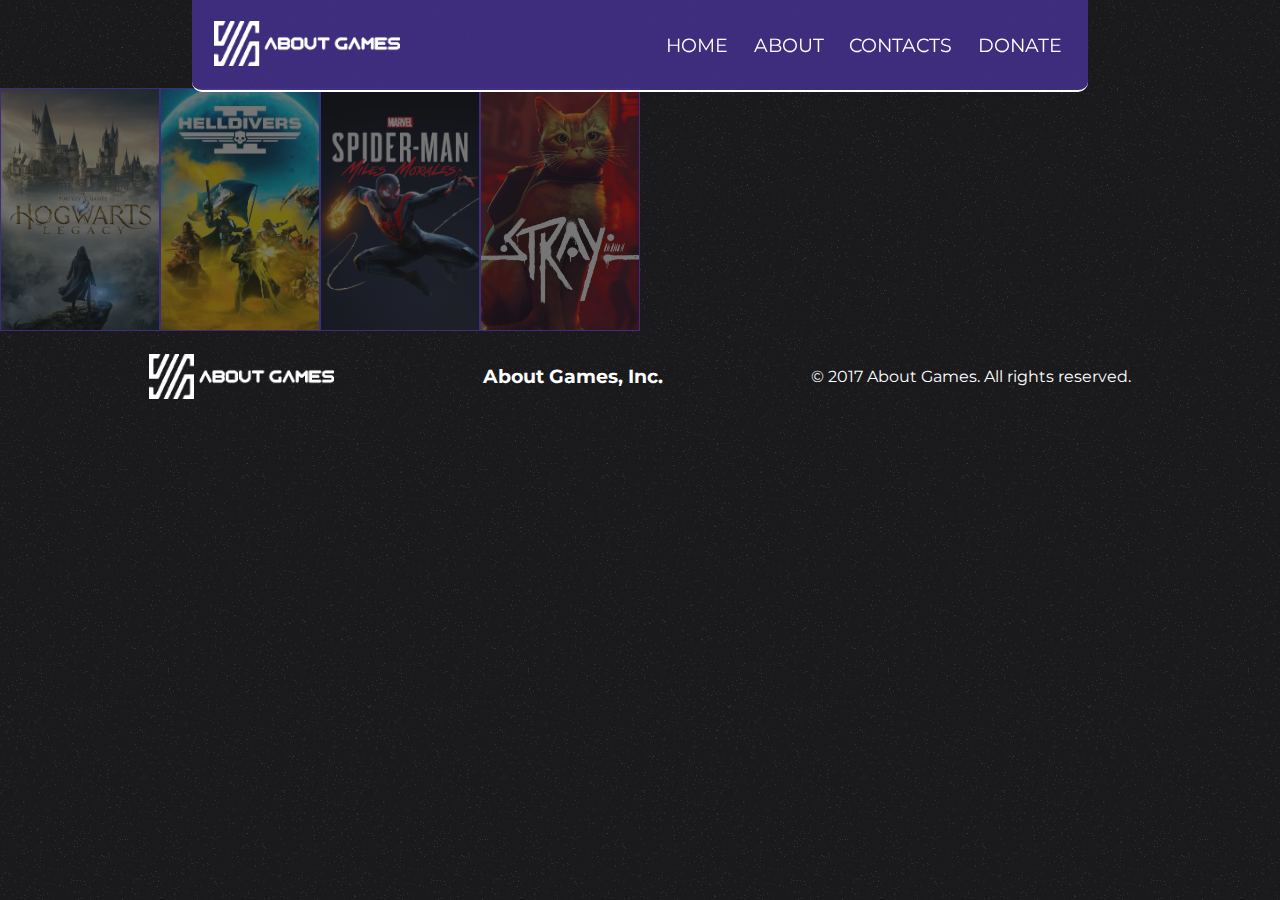
<file: index.html>
<!DOCTYPE html>
<html lang="en">
<head>
    <meta charset="UTF-8">
    <meta name="viewport" content="width=device-width, initial-scale=1.0">
    <title>Document</title>
    <link rel="stylesheet" href="static/css/style.css">
</head>
<body>
    <div class="header">
        <div class="logo">
            <img src="static/img/about_games_logo.png" alt="">
        </div>
        <ul>
            <li><a href="index.html">HOME</a></li>
            <li><a href="about.html">ABOUT</a></li>
            <li><a href="contacts.html">CONTACTS</a></li>
            <li><a href="donate.html">DONATE</a></li>
        </ul>
    </div>
    <div class="main">
        <a class="card" href="page.html"><img src="static/img/hograwts_main_page.jpeg" alt=""></a>
        <a class="card" href="helldivers.html"><img src="static/img/helldivers.jpeg" alt=""></a>
        <a class="card" href="spider_man.html"><img src="static/img/spider_main_img.webp" alt=""></a>
        <a class="card" href="stray.html"><img src="static/img/stray.jpg" alt=""></a>
    </div>
    <div class="footer">
        <div class="game__design">
            <img src="static/img/about_games_logo.png" alt="">
            <h3>About Games, Inc.</h3>
            <p>© 2017 About Games. All rights reserved.</p>
        </div>
    </div>
</body>
</html>
</file>
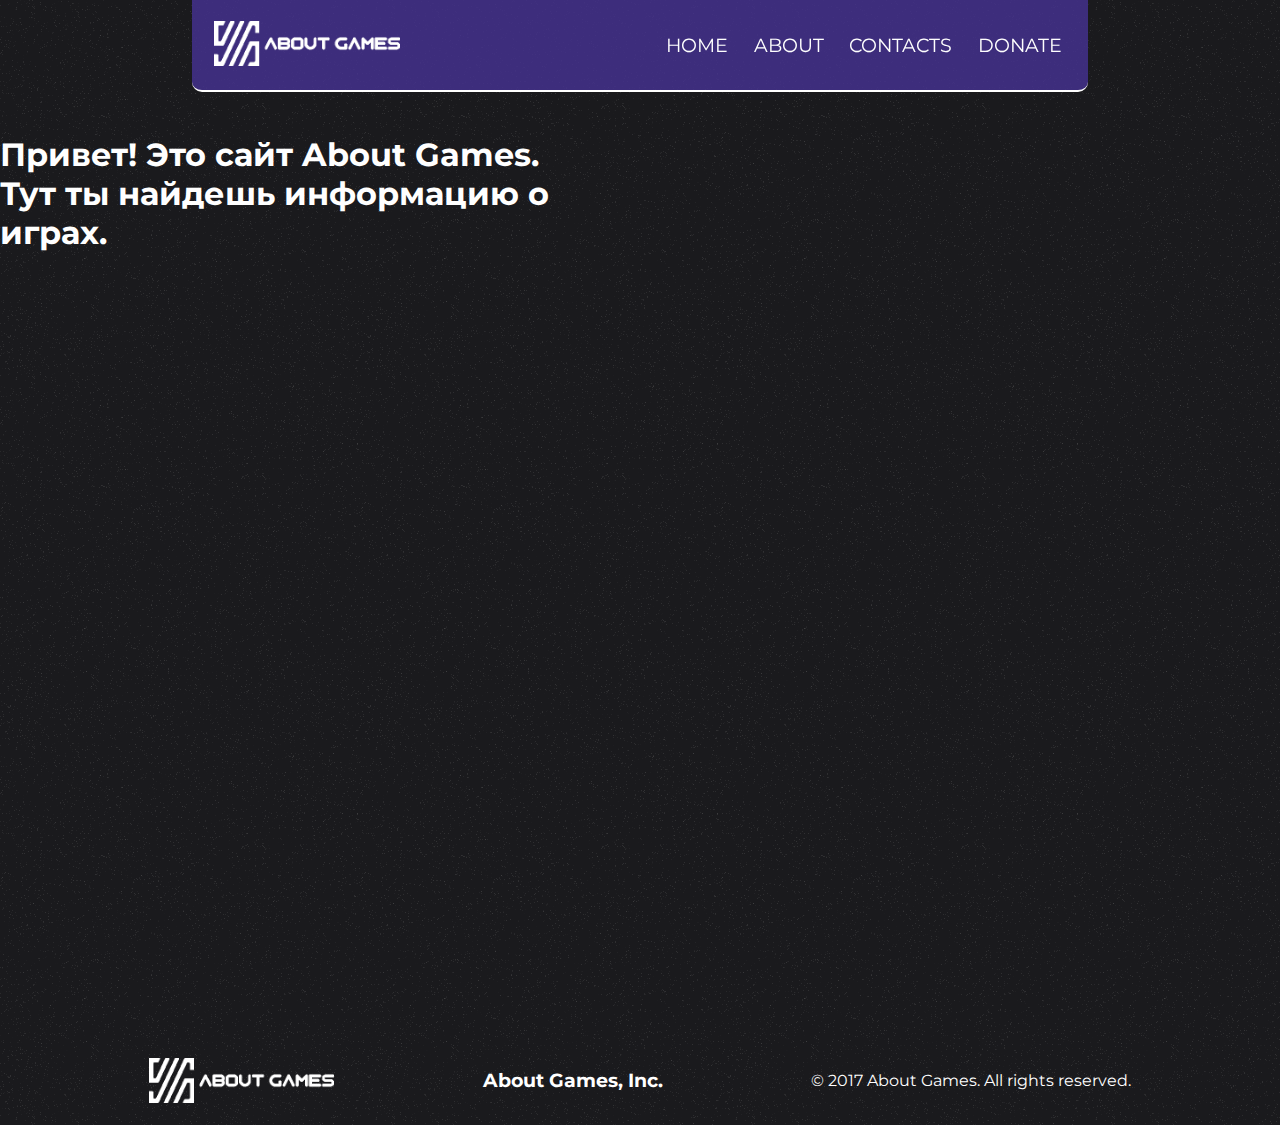
<file: about.html>
<!DOCTYPE html>
<html lang="en">
<head>
    <meta charset="UTF-8">
    <meta name="viewport" content="width=device-width, initial-scale=1.0">
    <title>Document</title>
    <link rel="stylesheet" href="static/css/style.css">
</head>
<body>
    <div class="header">
        <div class="logo">
            <img src="static/img/about_games_logo.png" alt="">
        </div>
        <ul>
            <li><a href="index.html">HOME</a></li>
            <li><a href="about.html">ABOUT</a></li>
            <li><a href="contacts.html">CONTACTS</a></li>
            <li><a href="donate.html">DONATE</a></li>
        </ul>
    </div>
    <div class="about__main">
        <h1>Привет! Это сайт About Games. <br>Тут ты найдешь информацию о играх.</h1>
    </div>
    <div class="footer">
        <div class="game__design">
            <img src="static/img/about_games_logo.png" alt="">
            <h3>About Games, Inc.</h3>
            <p>© 2017 About Games. All rights reserved.</p>
        </div>
    </div>
</body>
</html>
</file>
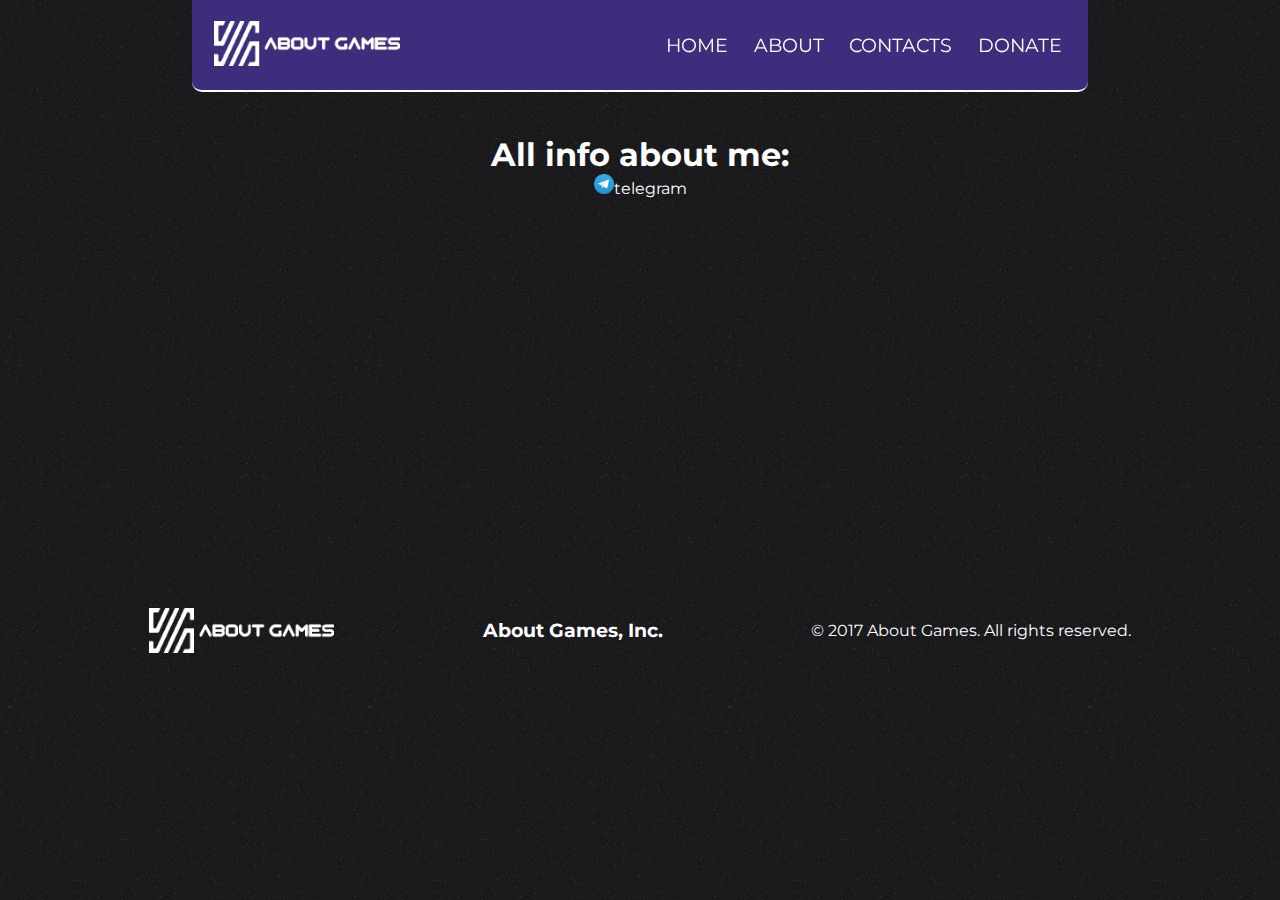
<file: contacts.html>
<!DOCTYPE html>
<html lang="en">
<head>
    <meta charset="UTF-8">
    <meta name="viewport" content="width=device-width, initial-scale=1.0">
    <title>Document</title>
    <link rel="stylesheet" href="static/css/style.css">
</head>
<body>
    <div class="header">
        <div class="logo">
            <img src="static/img/about_games_logo.png" alt="">
        </div>
        <ul>
            <li><a href="index.html">HOME</a></li>
            <li><a href="about.html">ABOUT</a></li>
            <li><a href="contacts.html">CONTACTS</a></li>
            <li><a href="donate.html">DONATE</a></li>
        </ul>
    </div>

    <div class="contacts">
        <h1>All info about me:</h1>
        <div><img src="static/img/Telegram_logo.svg.webp" alt=""><a href="https://t.me/ZakSlnn">telegram</a></div>
    </div>

    <div class="footer">
        <div class="game__design">
            <img src="static/img/about_games_logo.png" alt="">
            <h3>About Games, Inc.</h3>
            <p>© 2017 About Games. All rights reserved.</p>
        </div>
    </div>
</body>
</html>
</file>
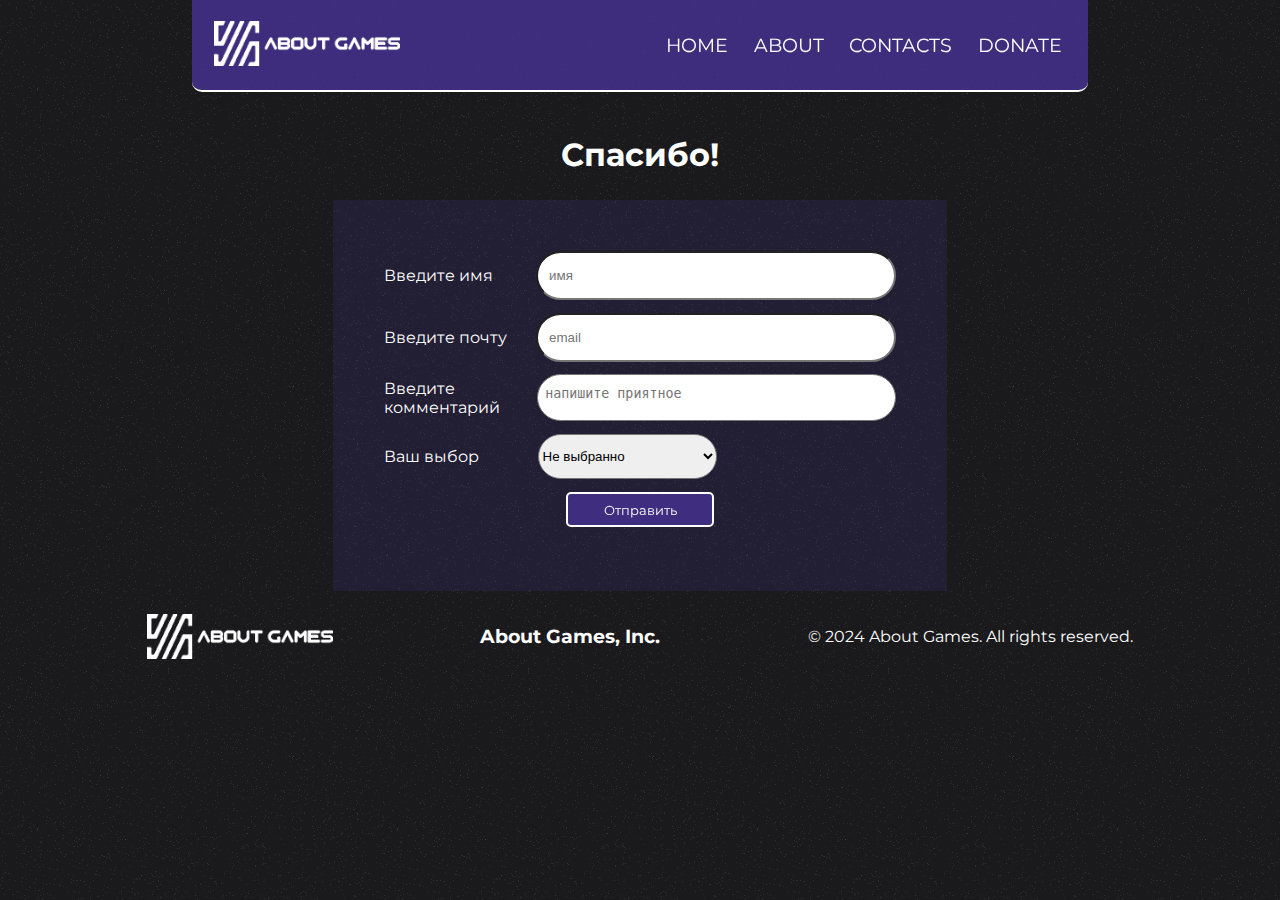
<file: donate.html>
<!DOCTYPE html>
<html lang="en">
<head>
    <meta charset="UTF-8">
    <meta name="viewport" content="width=device-width, initial-scale=1.0">
    <title>Document</title>
    <link rel="stylesheet" href="static/css/style.css">
</head>
<body>
    <div class="header">
        <div class="logo">
            <img src="static/img/about_games_logo.png" alt="">
        </div>
        <ul>
            <li><a href="index.html">HOME</a></li>
            <li><a href="about.html">ABOUT</a></li>
            <li><a href="contacts.html">CONTACTS</a></li>
            <li><a href="donate.html">DONATE</a></li>
        </ul>
    </div>
    
    <div class="main__donate">
        <h1>Спасибо!</h1>
        <form action="#" method="get">
            <ul>
                <li>
                    <label for="name">Введите имя</label>
                    <input type="text" id="name" name="name" placeholder="имя" required>
                </li>
                <li>
                    <label for="email">Введите почту</label>
                    <input type="email" id="email" name="email" placeholder="email" required>
                </li>
                <li>
                    <label for="comment">Введите комментарий</label>
                    <textarea name="comment" id="comment" placeholder="напишите приятное"></textarea>
                </li>
                <li>
                    <label for="choice">Ваш выбор</label>
                    <select name="choice" id="choice">
                        <option value="0" selected>Не выбранно</option>
                        <option value="1">на поддержания проекта</option>
                        <option value="2">на кофе</option>
                    </select>
                </li>
                <li>
                    <button type="submit">Отправить</button>
                </li>
            </ul>
        </form>
    </div>

    <div class="footer">
        <div class="game__design">
            <img src="static/img/about_games_logo.png" alt="">
            <h3>About Games, Inc.</h3>
            <p>© 2024 About Games. All rights reserved.</p>
        </div>
    </div>
</body>
</html>
</file>
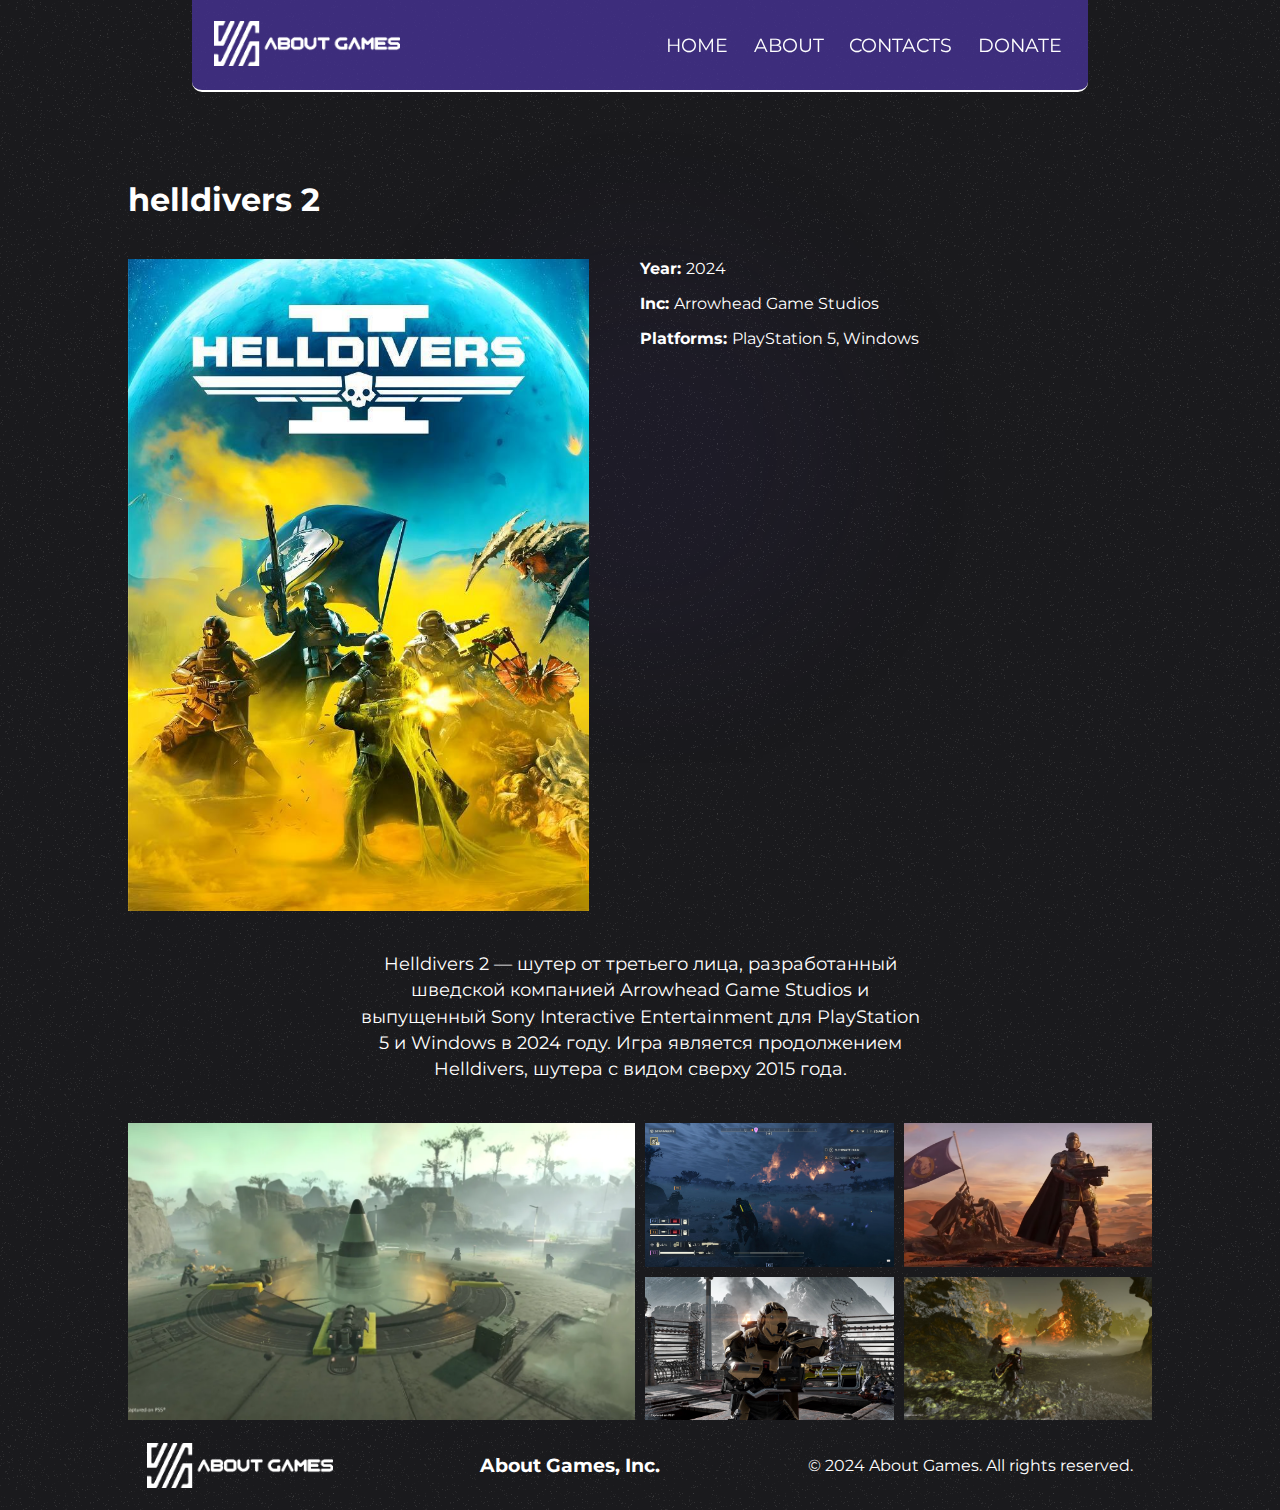
<file: helldivers.html>
<!DOCTYPE html>
<html lang="en">
<head>
    <meta charset="UTF-8">
    <meta name="viewport" content="width=device-width, initial-scale=1.0">
    <title>Document</title>
    <link rel="stylesheet" href="static/css/style.css">
</head>
<body>
    <div class="header">
        <div class="logo">
            <img src="static/img/about_games_logo.png" alt="">
        </div>
        <ul>
            <li><a href="index.html">HOME</a></li>
            <li><a href="about.html">ABOUT</a></li>
            <li><a href="contacts.html">CONTACTS</a></li>
            <li><a href="donate.html">DONATE</a></li>
        </ul>
    </div>
    
    <div class="main__page">
        <div class="top__side">
            <h1>helldivers 2</h1>
        </div>
        <div class="mid__side">
            <div class="left__side">
                <img src="static/img/helldivers.jpeg" alt="">
            </div>
            <div class="img_for_mobile"><img src="static/img/helldivers.jpeg" alt=""></div>
            <div class="shadow"> </div>
            <div class="right__side">
                <p><span>Year: </span>2024</p>
                <p><span>Inc: </span>Arrowhead Game Studios</p>
                <p><span>Platforms: </span>PlayStation 5, Windows</p>
            </div>
        </div>
        <div class="main__text"><p>Helldivers 2 — шутер от третьего лица, разработанный шведской компанией Arrowhead Game Studios и выпущенный Sony Interactive Entertainment для PlayStation 5 и Windows в 2024 году. Игра является продолжением Helldivers, шутера с видом сверху 2015 года.</p></div>
        <div class="screenshots">
            <div class="screen"><img src="static/img/helldivers_screen_2.webp" alt=""></div>
            <div class="screen"><img src="static/img/helldivers-2-screenshot_4.avif" alt=""></div>
            <div class="screen"><img src="static/img/helldivers_screen_2.avif" alt=""></div>
            <div class="screen"><img src="static/img/helldivers_screen_5.jpeg" alt=""></div>
            <div class="screen"><img src="static/img/helldivers_screen_1.jpeg" alt=""></div>
        </div>
    </div>

    <div class="footer">
        <div class="game__design">
            <img src="static/img/about_games_logo.png" alt="">
            <h3>About Games, Inc.</h3>
            <p>© 2024 About Games. All rights reserved.</p>
        </div>
    </div>
</body>
</html>
</file>
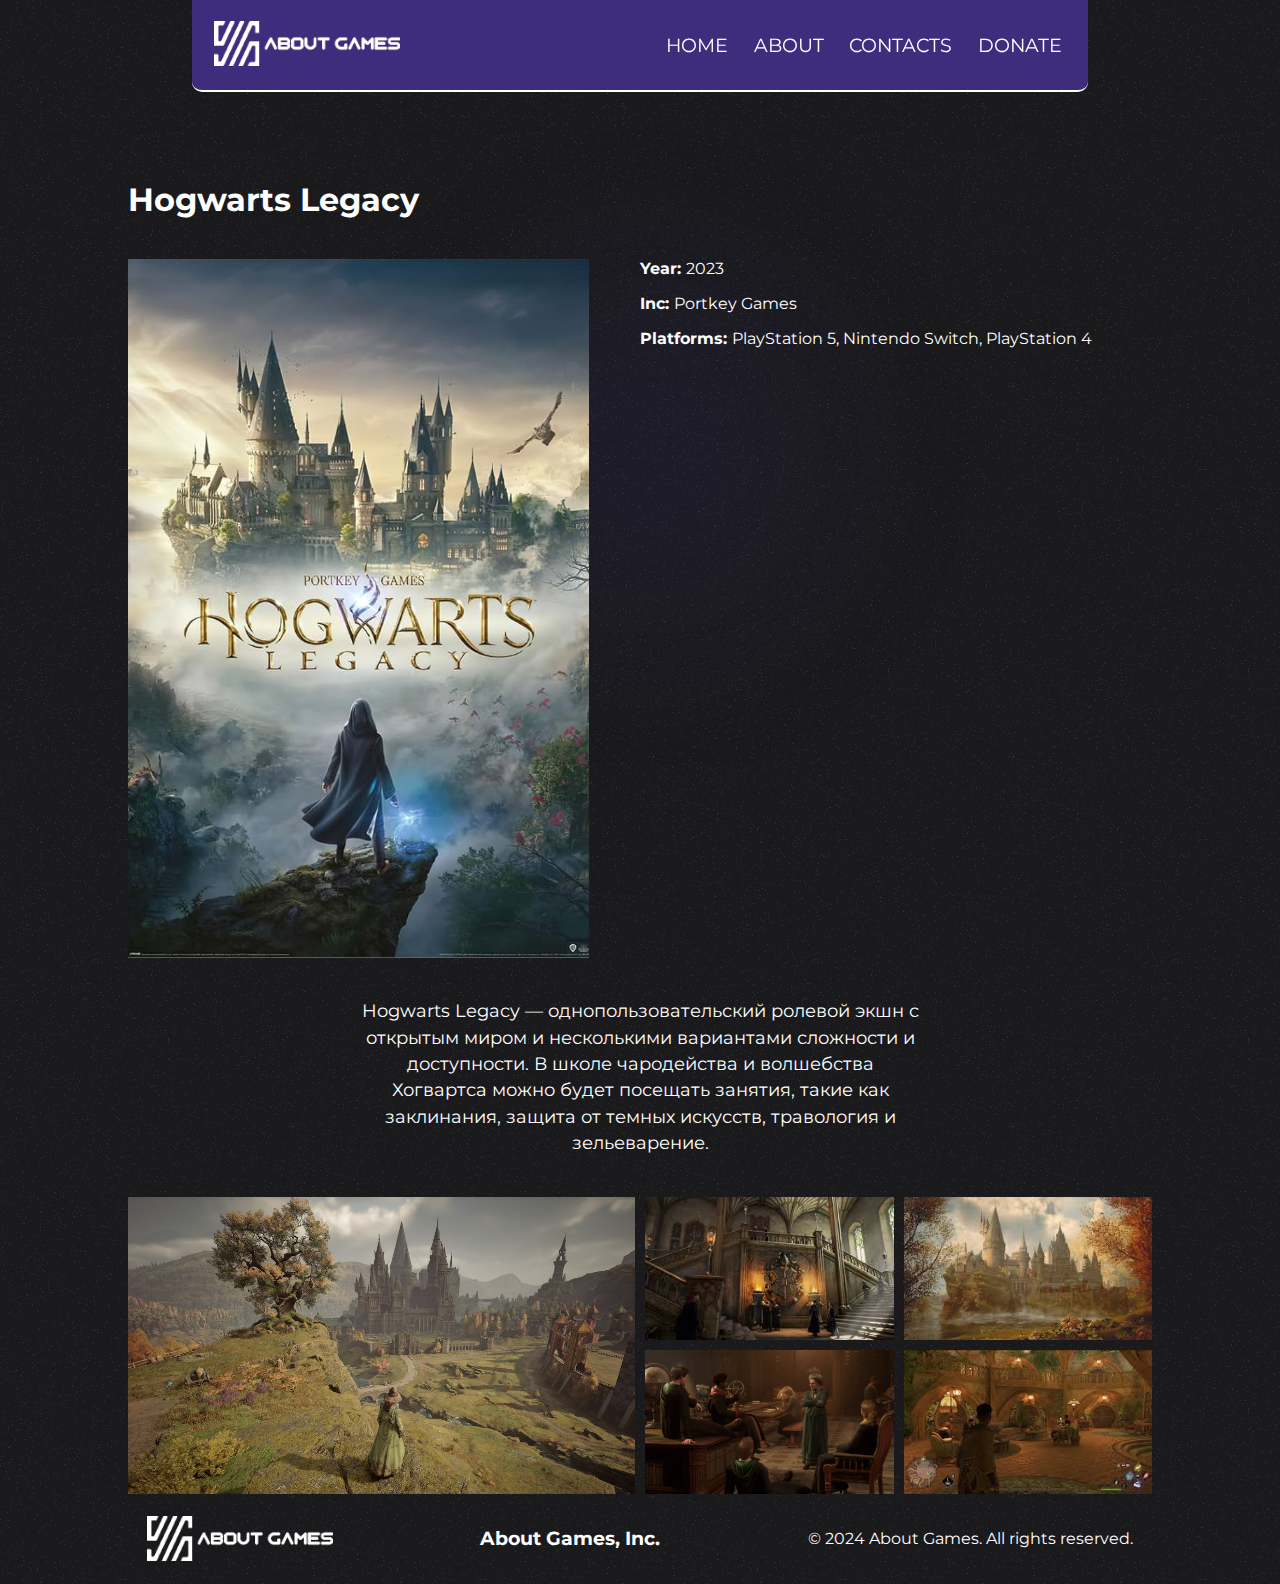
<file: page.html>
<!DOCTYPE html>
<html lang="en">
<head>
    <meta charset="UTF-8">
    <meta name="viewport" content="width=device-width, initial-scale=1.0">
    <title>Document</title>
    <link rel="stylesheet" href="static/css/style.css">
</head>
<body>
    <div class="header">
        <div class="logo">
            <img src="static/img/about_games_logo.png" alt="">
        </div>
        <ul>
            <li><a href="index.html">HOME</a></li>
            <li><a href="about.html">ABOUT</a></li>
            <li><a href="contacts.html">CONTACTS</a></li>
            <li><a href="donate.html">DONATE</a></li>
        </ul>
    </div>
    
    <div class="main__page">
        <div class="top__side">
            <h1>Hogwarts Legacy</h1>
        </div>
        <div class="mid__side">
            <div class="left__side">
                <img src="static/img/hog.jpeg" alt="">
            </div>
            <div class="img_for_mobile"><img src="static/img/hogwarts_mobile.jpeg" alt=""></div>
            <div class="shadow"> </div>
            <div class="right__side">
                <p><span>Year: </span>2023</p>
                <p><span>Inc: </span>Portkey Games</p>
                <p><span>Platforms: </span>PlayStation 5, Nintendo Switch, PlayStation 4</p>
            </div>
        </div>
        <div class="main__text"><p>Hogwarts Legacy — однопользовательский ролевой экшн с открытым миром и несколькими вариантами сложности и доступности. В школе чародейства и волшебства Хогвартса можно будет посещать занятия, такие как заклинания, защита от темных искусств, травология и зельеварение.</p></div>
        <div class="screenshots">
            <div class="screen"><img src="static/img/screen_5.jpeg" alt=""></div>
            <div class="screen"><img src="static/img/screen_2.jpeg" alt=""></div>
            <div class="screen"><img src="static/img/screen_3.jpeg" alt=""></div>
            <div class="screen"><img src="static/img/screen_4.avif" alt=""></div>
            <div class="screen"><img src="static/img/screen_1.jpeg" alt=""></div>
        </div>
    </div>

    <div class="footer">
        <div class="game__design">
            <img src="static/img/about_games_logo.png" alt="">
            <h3>About Games, Inc.</h3>
            <p>© 2024 About Games. All rights reserved.</p>
        </div>
    </div>
</body>
</html>
</file>
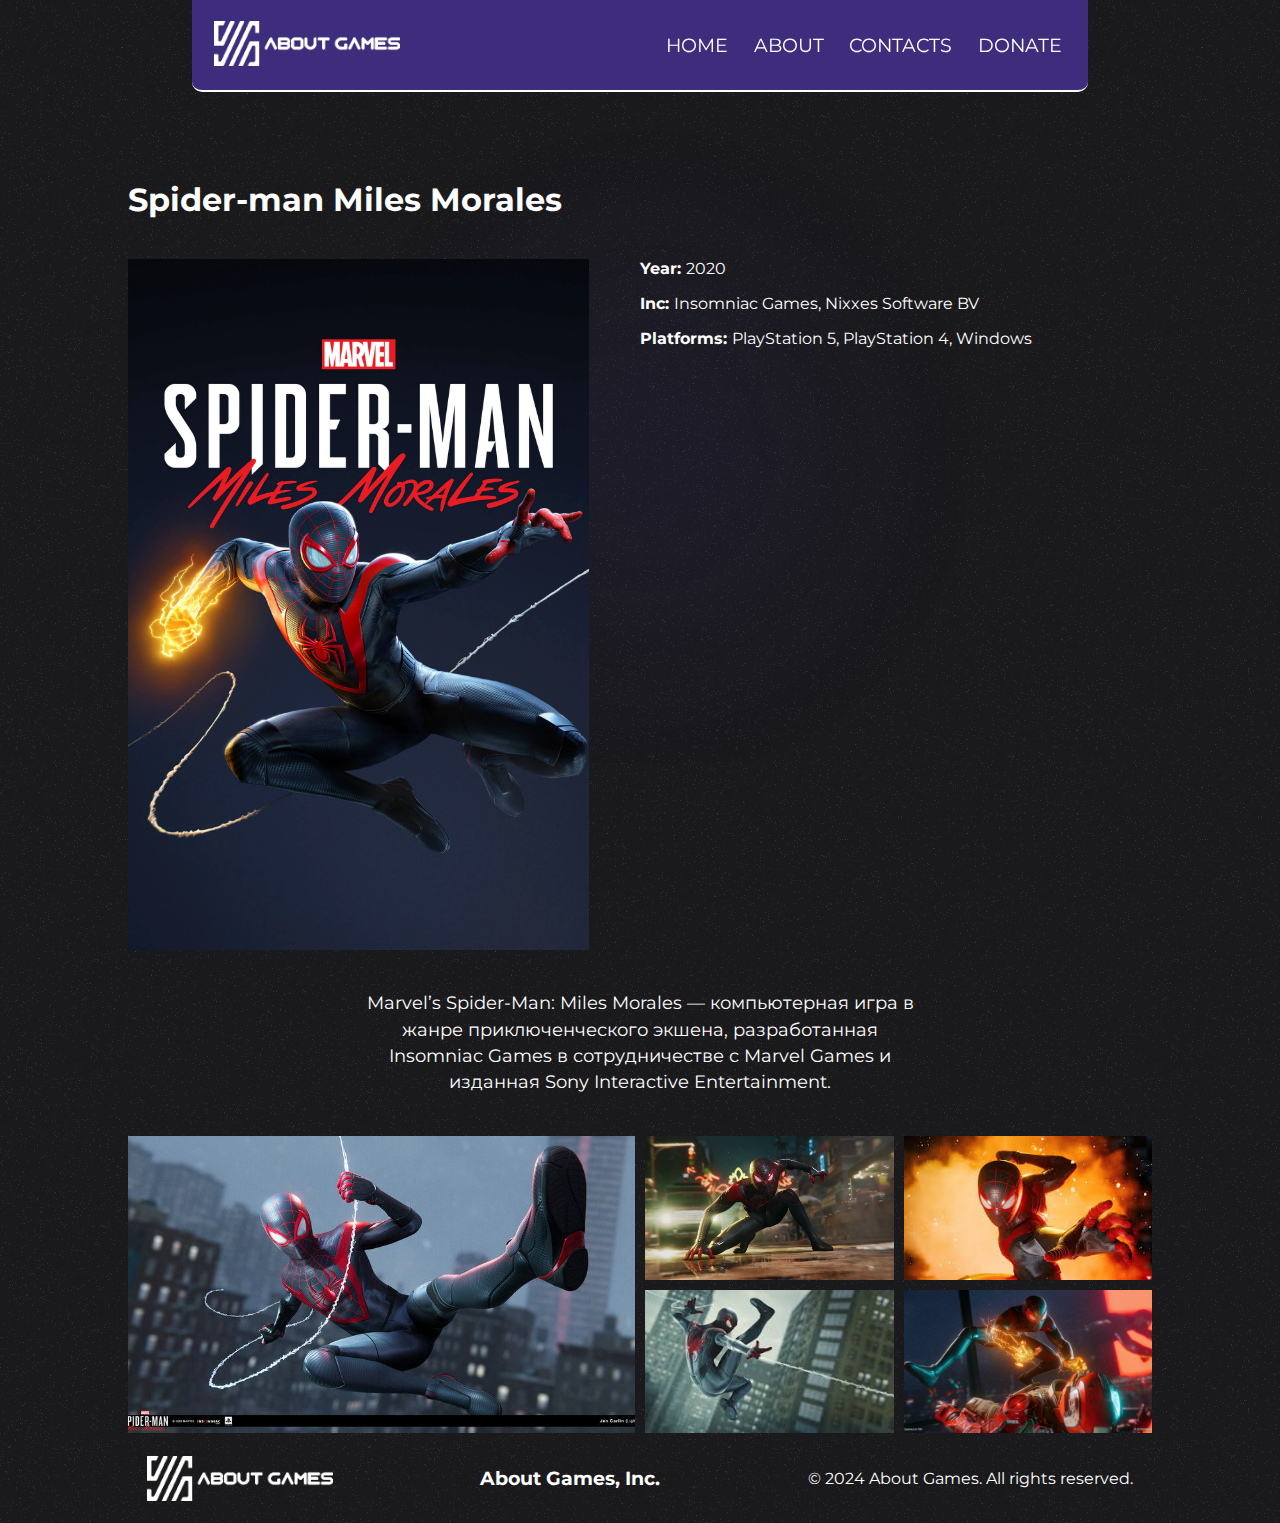
<file: spider_man.html>
<!DOCTYPE html>
<html lang="en">
<head>
    <meta charset="UTF-8">
    <meta name="viewport" content="width=device-width, initial-scale=1.0">
    <title>Document</title>
    <link rel="stylesheet" href="static/css/style.css">
</head>
<body>
    <div class="header">
        <div class="logo">
            <img src="static/img/about_games_logo.png" alt="">
        </div>
        <ul>
            <li><a href="index.html">HOME</a></li>
            <li><a href="about.html">ABOUT</a></li>
            <li><a href="contacts.html">CONTACTS</a></li>
            <li><a href="donate.html">DONATE</a></li>
        </ul>
    </div>
    
    <div class="main__page">
        <div class="top__side">
            <h1>Spider-man Miles Morales</h1>
        </div>
        <div class="mid__side">
            <div class="left__side">
                <img src="static/img/spider_main_img.webp" alt="">
            </div>
            <div class="img_for_mobile"><img src="static/img/miles_morales.jpeg" alt=""></div>
            <div class="shadow"> </div>
            <div class="right__side">
                <p><span>Year: </span>2020</p>
                <p><span>Inc: </span>Insomniac Games, Nixxes Software BV</p>
                <p><span>Platforms: </span>PlayStation 5, PlayStation 4, Windows</p>
            </div>
        </div>
        <div class="main__text"><p>
            Marvel’s Spider-Man: Miles Morales — компьютерная игра в жанре приключенческого экшена, разработанная Insomniac Games в сотрудничестве с Marvel Games и изданная Sony Interactive Entertainment.</p></div>
        <div class="screenshots">
            <div class="screen"><img src="static/img/spider_screen_1.jpeg" alt=""></div>
            <div class="screen"><img src="static/img/spider_screen_2.jpeg" alt=""></div>
            <div class="screen"><img src="static/img/spider_screen_3.jpeg" alt=""></div>
            <div class="screen"><img src="static/img/spider_screen_4.jpeg" alt=""></div>
            <div class="screen"><img src="static/img/spider_screen_5.avif" alt=""></div>
        </div>
    </div>

    <div class="footer">
        <div class="game__design">
            <img src="static/img/about_games_logo.png" alt="">
            <h3>About Games, Inc.</h3>
            <p>© 2024 About Games. All rights reserved.</p>
        </div>
    </div>
</body>
</html>
</file>
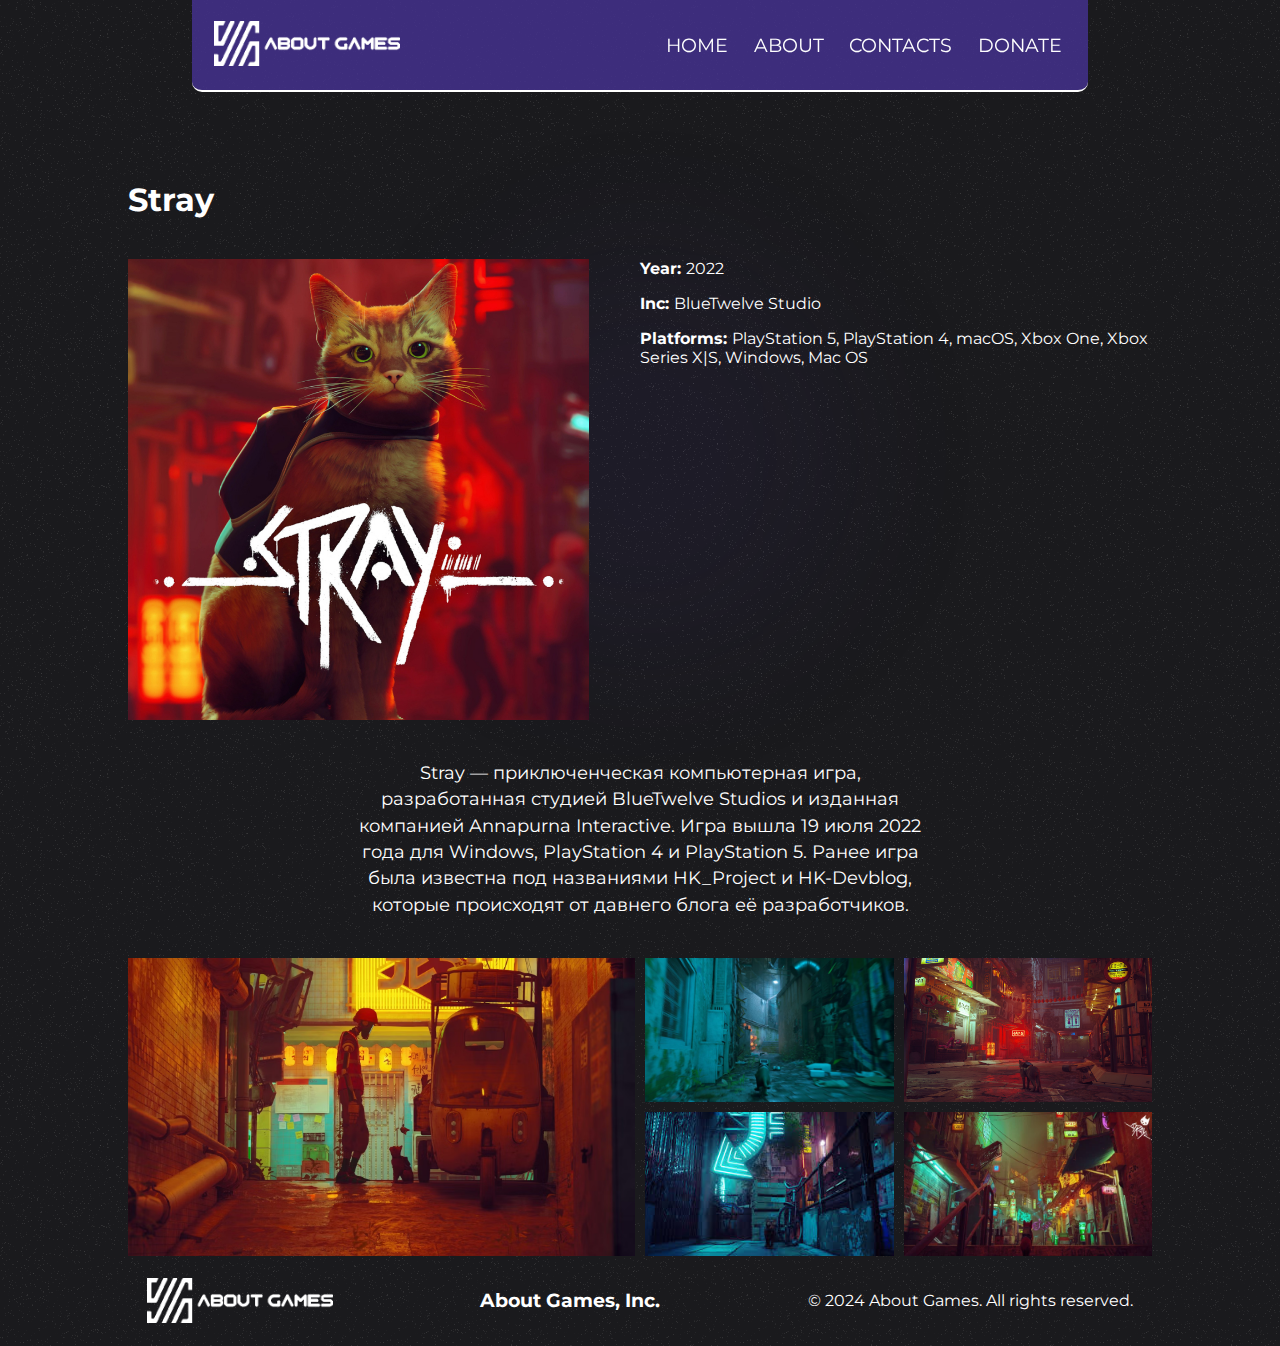
<file: stray.html>
<!DOCTYPE html>
<html lang="en">
<head>
    <meta charset="UTF-8">
    <meta name="viewport" content="width=device-width, initial-scale=1.0">
    <title>Document</title>
    <link rel="stylesheet" href="static/css/style.css">
</head>
<body>
    <div class="header">
        <div class="logo">
            <img src="static/img/about_games_logo.png" alt="">
        </div>
        <ul>
            <li><a href="index.html">HOME</a></li>
            <li><a href="about.html">ABOUT</a></li>
            <li><a href="contacts.html">CONTACTS</a></li>
            <li><a href="donate.html">DONATE</a></li>
        </ul>
    </div>
    
    <div class="main__page">
        <div class="top__side">
            <h1>Stray</h1>
        </div>
        <div class="mid__side">
            <div class="left__side">
                <img src="static/img/stray.jpg" alt="">
            </div>
            <div class="img_for_mobile"><img src="static/img/stray.jpg" alt=""></div>
            <div class="shadow"> </div>
            <div class="right__side">
                <p><span>Year: </span>2022</p>
                <p><span>Inc: </span>BlueTwelve Studio</p>
                <p><span>Platforms: </span>PlayStation 5, PlayStation 4, macOS, Xbox One, Xbox Series X|S, Windows, Mac OS</p>
            </div>
        </div>
        <div class="main__text"><p>
            Stray — приключенческая компьютерная игра, разработанная студией BlueTwelve Studios и изданная компанией Annapurna Interactive. Игра вышла 19 июля 2022 года для Windows, PlayStation 4 и PlayStation 5. Ранее игра была известна под названиями HK_Project и HK-Devblog, которые происходят от давнего блога её разработчиков.</p></div>
        <div class="screenshots">
            <div class="screen"><img src="static/img/stray_screen_1.avif" alt=""></div>
            <div class="screen"><img src="static/img/stray_screen_1.jpeg" alt=""></div>
            <div class="screen"><img src="static/img/stray_screen_2.jpeg" alt=""></div>
            <div class="screen"><img src="static/img/stray_screen_4.jpeg" alt=""></div>
            <div class="screen"><img src="static/img/stray_screen_5.webp" alt=""></div>
        </div>
    </div>

    <div class="footer">
        <div class="game__design">
            <img src="static/img/about_games_logo.png" alt="">
            <h3>About Games, Inc.</h3>
            <p>© 2024 About Games. All rights reserved.</p>
        </div>
    </div>
</body>
</html>
</file>
<file: static/css/style.css>
@import url('https://fonts.googleapis.com/css2?family=Montserrat:ital,wght@0,100..900;1,100..900&display=swap');

@media screen and (max-width: 430px) {
    .main {
        grid-template-columns: repeat(2, calc(100vw/2)) !important;
        padding-top: 0 !important;
    }

    .header {
        width: 100vw !important;
        bottom: 0 !important;
        top: auto !important;
        border-bottom-left-radius: 0 !important;
        border-bottom-right-radius: 0 !important;
        border-bottom: none !important;
        border-top: 2px solid #ffffff;
        border-top-left-radius: 10px;
        border-top-right-radius: 10px;
        height: 7vh !important;
    }

    .card::after {
        display: none !important;
    }

    .logo {
        display: none !important;
    }

    .header ul {
        width: 100% !important;
    }

    .header a {
        font-size: 1em !important;
    }

    .game__design {
        display: flex !important;
        flex-direction: column !important;
        height: 20vh !important;
        justify-content: center !important;
    }

    .main__page {
        display: flex !important;
        flex-direction: column !important;
        margin-top: 0 !important;
    }

    .main__donate {
        margin-top: 5vh !important;
        width: 100% !important;
        display: flex;
        
    }

    .main__donate form {
        margin-top: .5vh !important;
        background-image: url("../img/bg.png") !important;
    }


    .main__donate li {
        display: flex;
        flex-direction: column !important;
    }

    .main__donate label {
        margin-bottom: 2vh !important;
        width: 70% !important;
    }

    .main__donate select {
        width: 80% !important;
    }

    .main__donate button {
        width: 50%;
        height: 5vh;
        font-size: 20px;
        margin-top: 2vh;
    }

    .main__donate input {
        width: 80% !important;
    }

    .main__donate textarea {
        width: 80% !important;
    }

    .main__text p {
        width: 100% !important; 
    }

    .mid__side {
        width: 100% !important;
        display: flex !important;
        flex-direction: column !important;
        justify-content: center !important;
        align-items: center !important;
    }

    .right__side {
        width: 100% !important;
        margin-top: 2.5rem !important;
        font-size: 25px;
    }

    .left__side {
        display: none !important;
    }

    .img_for_mobile {
        display: flex !important;
        justify-content: center !important;
        width: 100% !important;
    }

    .img_for_mobile img {
        display: flex !important;
        justify-content: center !important;
        width: 50rem !important; 
        height: 20rem !important;
        border: 2px solid #ffffff;
    }

    .top__side {
        display: flex !important;
        justify-content: center !important;
        margin-top: 1rem !important;
    }
    
    .screenshots {
        grid-template-columns: repeat(2, 1fr) !important;
    }

    .contacts {
        margin-top: 3px !important;
    }

    .about__main {
        width: 50% !important;
        font-size: 15px !important;
    }
}

@media screen and (min-width: 431px) and (max-width: 770px) {
    .main {
        grid-template-columns: repeat(5, calc(100vw/5)) !important;
    }

    .header {
        width: 100% !important;
    }

    .logo {
        width: 30% !important;
    }

    .header ul {
        width: 70% !important;
        display: flex !important;
        flex-direction: row !important;
        justify-content: space-between !important;
        padding-right: 5% !important;
    }

    .card::after {
        display: none !important;
    }
}

@media screen and (min-width: 771px) and (max-width: 1024px) {
    
    .header {
        width: 100% !important;
    }

    .logo {
        width: 40% !important;
    }

    .header ul {
        width: 60% !important;
        display: flex !important;
        flex-direction: row !important;
        justify-content: space-between !important;
        padding-right: 5% !important;
    }
}

* {
    margin: 0;
    padding: 0;
}
:root {
    --bg-color: #1A1A1D;
    --navigate-color: white;
    --bg-header-color: rgba(68, 49, 141, .85);
    --bg-shadow-color: rgba(68, 49, 141, .1);
}
a {
    text-decoration: none;
}

ul {
    list-style: none;
}

body {
    display: flex;
    flex-direction: column;
    align-items: center;
    font-family: "Montserrat", sans-serif;
    background-image: url("../img/bg.png");
}

.header {
    height: 10vh;
    width: 70%;
    display: flex;
    justify-content: space-between;
    align-items: center;
    position: fixed;
    border-bottom: 2px solid #ffffff;
    background-color: var(--bg-header-color);
    border-bottom-left-radius: 10px;
    border-bottom-right-radius: 10px;
    z-index: 99;
    top: 0;

}

.header .logo {
    width: 50%;
}

.logo img {
    height: 5vh;
    padding-left: 5%;
}

.header ul {
    width: 50%;
    display: flex;
    flex-direction: row;
    justify-content: space-evenly;
}

.header a {
    color: var(--navigate-color);
    font-size: 1.2em;
}

.main {
    padding-top: 5.5rem;
    display: grid;
    grid-template-columns: repeat(8, calc(100vw/8));
    width: 100%;
}

.card {
    border: 1px solid var(--bg-header-color);
    position: relative;
}

.card::after {
    content: " ";
    display: block;
    position: absolute;
    top: 0;
    left: 0;
    right: 0;
    bottom: 0;
    background-color: #1A1A1D;
    opacity: .6;
}

.card img {
    width: 100%;
    height: 100%;
    object-fit: cover;
}

.card:hover::after {
    display: none;
}

.footer {
    width: 100%;
    height: 10vh;
}

.game__design {
    color: white;
    display: flex;
    flex-direction: row;
    justify-content: space-evenly;
    align-items: center;
    height: 100%;
}

.game__design img {
    height: 50%;
}

.main__page {
    width: 80%;
    color: white;
    margin-top: 20vh;
    display: flex;
    flex-direction: column;
}

.mid__side {
    width: 100%;
    display: flex;
    margin-top: 2.5rem;
}

.left__side {
    display: flex;
    flex-direction: column;
    width: 50%;

}

.left__side img {
    width: 90%;
}

.right__side {
    width: 50%;
}

.right__side span {
    font-weight: 700;
}

.right__side p {
    padding-bottom: 1rem;
}

.about__main {
    color: white;
    height: 100vh;
    padding-top: 15vh;
    padding-right: 50%;
}

.main__text {
    display: flex;
    justify-content: center;
    width: 100%;
    margin-top: 2.5rem;
    margin-bottom: 2.5rem;
}

.main__text p {
    width: 55%;
    text-align: center;
    line-height: 1.5em;
    font-size: 1.1em;
}

.shadow {
    width: 10px;
    height: 10px;
    position: absolute;
    left: 50%;
    top: 50%;
    box-shadow: 0px 0px 150px 200px var(--bg-shadow-color);
    background-color: var(--bg-shadow-color);
    border-radius: 50%;
    z-index: -10;
}

.screenshots {
    display: grid;
    grid-template-columns: repeat(4, 1fr);
    grid-template-rows: repeat(2, 1fr);
    gap: 10px;
}

.screen {
    background-color: red;
}

.screen img {
    width: 100%;
    height: 100%;
    object-fit: cover;
}

.screen:first-child {
    background-color: blueviolet;
    grid-column: 1 / 3;
    grid-row: 1 / 3;
}

.main__donate {
    margin-top: 15vh;
    color: #ffffff;
    width: 40%;
    display: flex;
    justify-content: center;
    flex-direction: column;
    align-items: center;
}

.main__donate form {
    width: 100%;
    margin-top: 5%;
    background-color: rgba(68, 49, 141, .2);
    padding: 10%;
}

.main__donate ul {
    width: 100%;
}

.main__donate li {
    width: 100%;
    display: flex;
    margin-bottom: 2.5%;
    align-items: center;
}

.main__donate li:last-child {
    justify-content: center;
}

.main__donate label {
    width: 30%;
}

.main__donate textarea {
    resize: none;
}

.main__donate input, .main__donate textarea {
    width: 70%;
    height: 5vh;
    border-radius: 50px;
}

.main__donate input::placeholder {
    padding-left: 3%;
}

.main__donate textarea::placeholder {
    padding-left: 2%;
    padding-top: 3%;
}

.main__donate select {
    height: 5vh;
    width: 35%;
    border-radius: 50px;
}

.main__donate button {
    padding: 1.5% 7%;
    background-color: var(--bg-header-color);
    color: white;
    border: 2px double white;
    border-radius: 5px;
    font-family: 'Montserrat', sans-serif;
    -webkit-backdrop-filter: blur(15px);
    backdrop-filter: blur(5px);
}

.img_for_mobile {
    display: none;
}

.contacts {
    height: 50vh;
    margin-top: 15vh;
    display: flex;
    flex-direction: column;
    align-items: center;
    color: #ffffff;
    width: 50%;
}

.contacts a {
    color: #ffffff;
}

.contacts img {
    width: 20px;
}
</file>
